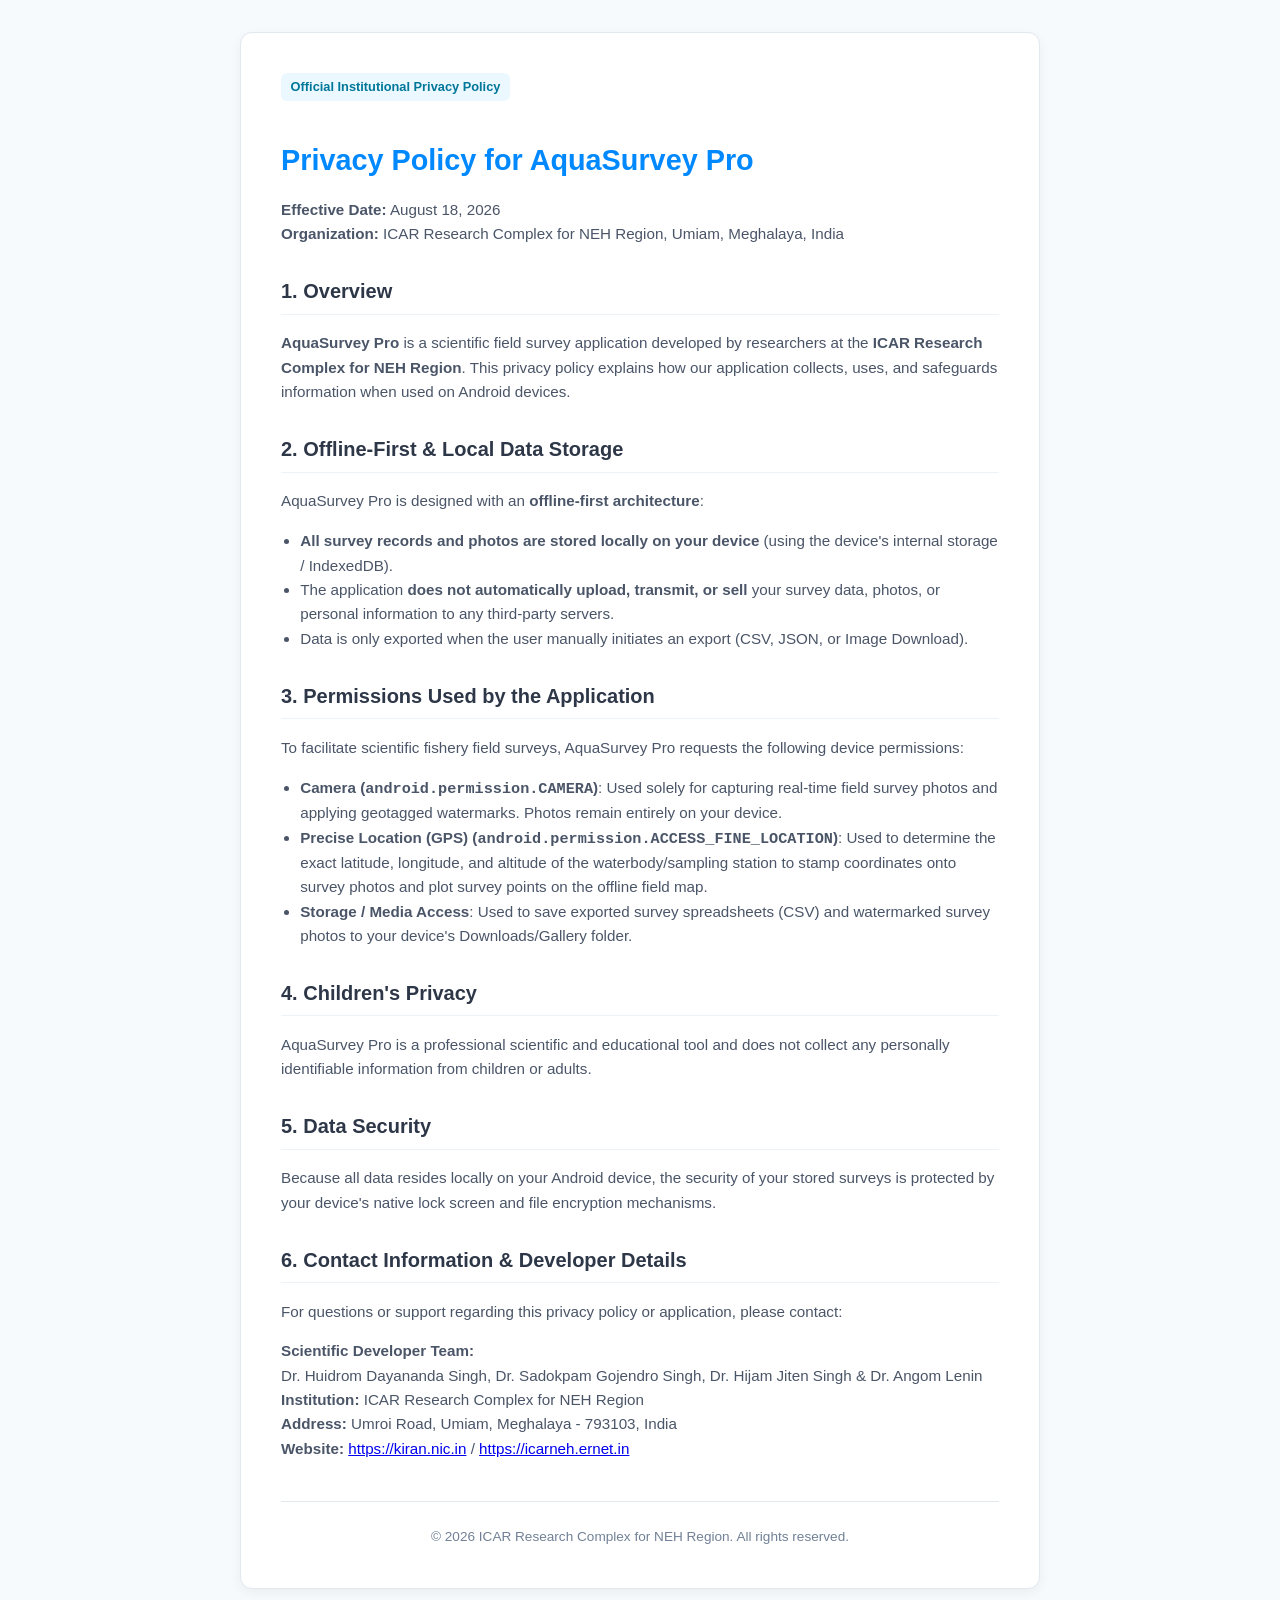
<file: privacy-policy.html>
<!DOCTYPE html>
<html lang="en">
<head>
  <meta charset="UTF-8">
  <meta name="viewport" content="width=device-width, initial-scale=1.0">
  <title>Privacy Policy - AquaSurvey Pro | ICAR Research Complex for NEH Region</title>
  <style>
    body {
      font-family: -apple-system, BlinkMacSystemFont, "Segoe UI", Roboto, Helvetica, Arial, sans-serif;
      line-height: 1.6;
      color: #1a202c;
      max-width: 800px;
      margin: 0 auto;
      padding: 2rem 1.5rem;
      background: #f7fafc;
    }
    .container {
      background: #ffffff;
      padding: 2.5rem;
      border-radius: 12px;
      box-shadow: 0 4px 12px rgba(0, 0, 0, 0.05);
      border: 1px solid #e2e8f0;
    }
    h1 { color: #0088ff; font-size: 1.8rem; margin-bottom: 0.5rem; }
    h2 { color: #2d3748; font-size: 1.25rem; margin-top: 1.8rem; border-bottom: 1px solid #edf2f7; padding-bottom: 0.4rem; }
    p, li { font-size: 0.95rem; color: #4a5568; }
    ul { padding-left: 1.2rem; }
    .badge {
      display: inline-block;
      background: #ebf8ff;
      color: #007799;
      font-weight: 600;
      font-size: 0.8rem;
      padding: 0.25rem 0.6rem;
      border-radius: 6px;
      margin-bottom: 1rem;
    }
    .footer {
      margin-top: 2.5rem;
      padding-top: 1.5rem;
      border-top: 1px solid #e2e8f0;
      font-size: 0.85rem;
      color: #718096;
      text-align: center;
    }
  </style>
</head>
<body>

  <div class="container">
    <div class="badge">Official Institutional Privacy Policy</div>
    <h1>Privacy Policy for AquaSurvey Pro</h1>
    <p><strong>Effective Date:</strong> August 18, 2026<br>
    <strong>Organization:</strong> ICAR Research Complex for NEH Region, Umiam, Meghalaya, India</p>

    <h2>1. Overview</h2>
    <p><strong>AquaSurvey Pro</strong> is a scientific field survey application developed by researchers at the <strong>ICAR Research Complex for NEH Region</strong>. This privacy policy explains how our application collects, uses, and safeguards information when used on Android devices.</p>

    <h2>2. Offline-First & Local Data Storage</h2>
    <p>AquaSurvey Pro is designed with an <strong>offline-first architecture</strong>:</p>
    <ul>
      <li><strong>All survey records and photos are stored locally on your device</strong> (using the device's internal storage / IndexedDB).</li>
      <li>The application <strong>does not automatically upload, transmit, or sell</strong> your survey data, photos, or personal information to any third-party servers.</li>
      <li>Data is only exported when the user manually initiates an export (CSV, JSON, or Image Download).</li>
    </ul>

    <h2>3. Permissions Used by the Application</h2>
    <p>To facilitate scientific fishery field surveys, AquaSurvey Pro requests the following device permissions:</p>
    <ul>
      <li><strong>Camera (<code>android.permission.CAMERA</code>)</strong>: Used solely for capturing real-time field survey photos and applying geotagged watermarks. Photos remain entirely on your device.</li>
      <li><strong>Precise Location (GPS) (<code>android.permission.ACCESS_FINE_LOCATION</code>)</strong>: Used to determine the exact latitude, longitude, and altitude of the waterbody/sampling station to stamp coordinates onto survey photos and plot survey points on the offline field map.</li>
      <li><strong>Storage / Media Access</strong>: Used to save exported survey spreadsheets (CSV) and watermarked survey photos to your device's Downloads/Gallery folder.</li>
    </ul>

    <h2>4. Children's Privacy</h2>
    <p>AquaSurvey Pro is a professional scientific and educational tool and does not collect any personally identifiable information from children or adults.</p>

    <h2>5. Data Security</h2>
    <p>Because all data resides locally on your Android device, the security of your stored surveys is protected by your device's native lock screen and file encryption mechanisms.</p>

    <h2>6. Contact Information & Developer Details</h2>
    <p>For questions or support regarding this privacy policy or application, please contact:</p>
    <p>
      <strong>Scientific Developer Team:</strong><br>
      Dr. Huidrom Dayananda Singh, Dr. Sadokpam Gojendro Singh, Dr. Hijam Jiten Singh & Dr. Angom Lenin<br>
      <strong>Institution:</strong> ICAR Research Complex for NEH Region<br>
      <strong>Address:</strong> Umroi Road, Umiam, Meghalaya - 793103, India<br>
      <strong>Website:</strong> <a href="https://kiran.nic.in" target="_blank">https://kiran.nic.in</a> / <a href="https://icarneh.ernet.in" target="_blank">https://icarneh.ernet.in</a>
    </p>

    <div class="footer">
      &copy; 2026 ICAR Research Complex for NEH Region. All rights reserved.
    </div>
  </div>

</body>
</html>
</file>
